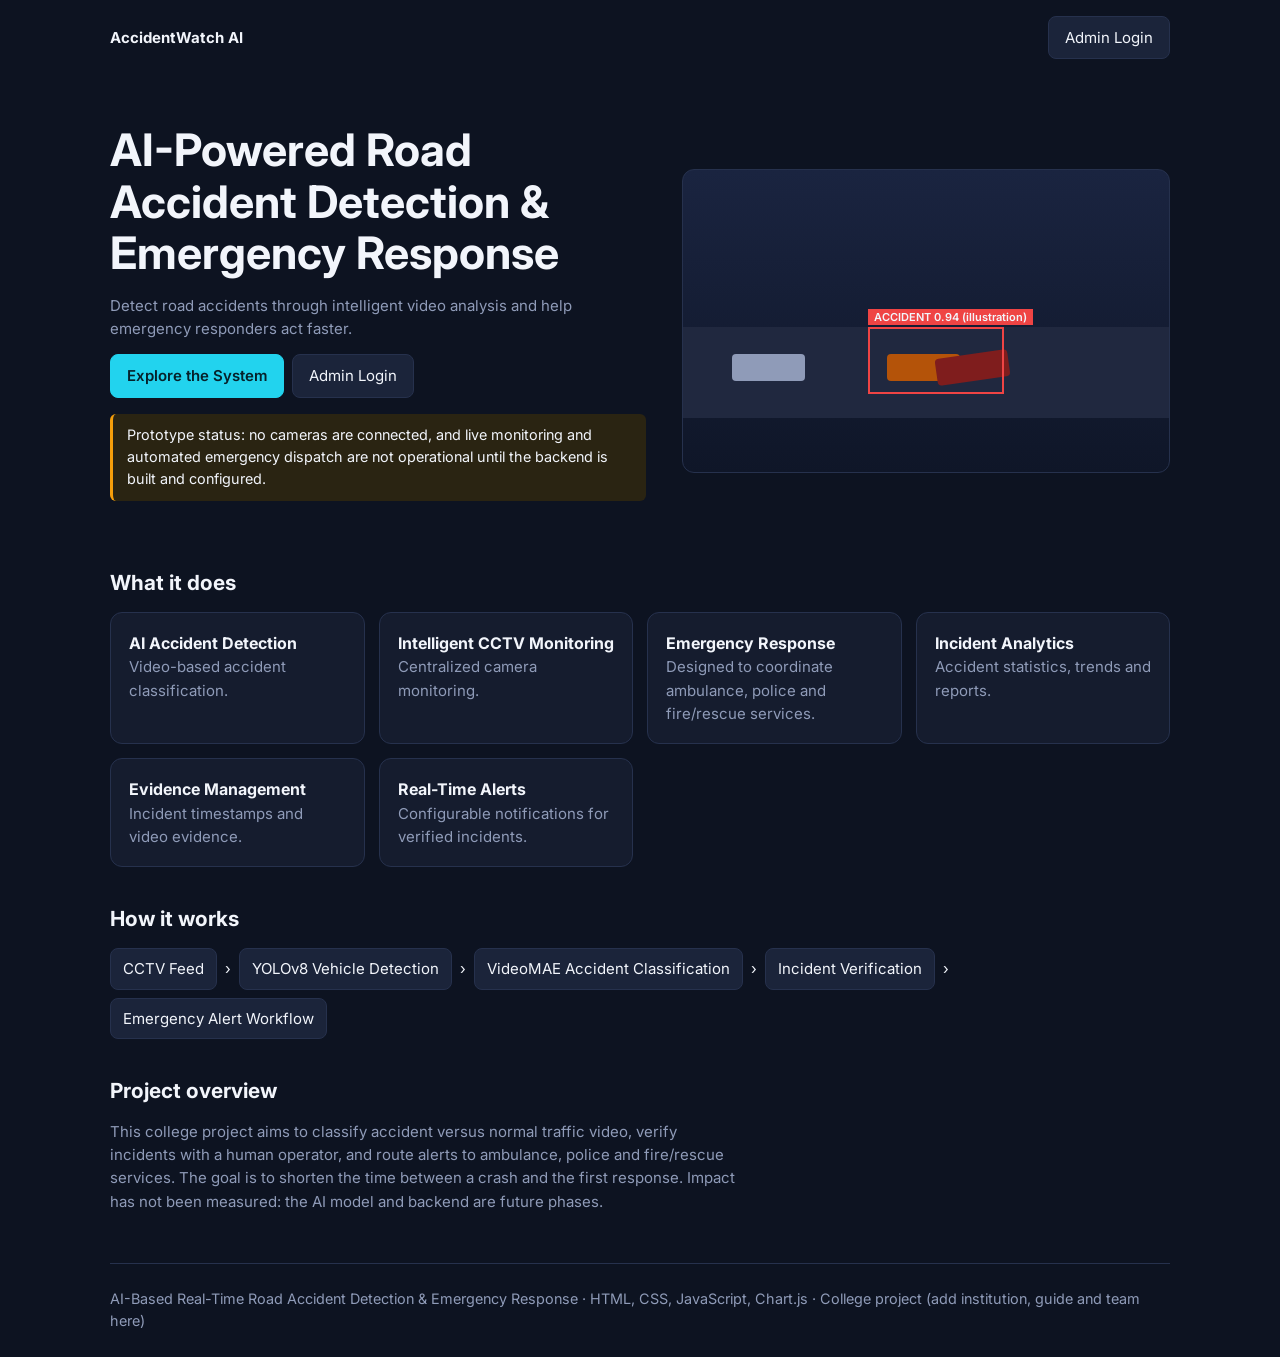
<file: index.html>
<!doctype html><html lang="en"><head><meta charset="utf-8"><meta name="viewport" content="width=device-width,initial-scale=1"><title>AI Road Accident Detection</title>
<link href="https://fonts.googleapis.com/css2?family=Inter:wght@400;600&display=swap" rel="stylesheet"><link rel="stylesheet" href="css/style.css"></head><body><div class="wrap">
<div class="nav"><strong>AccidentWatch AI</strong><a class="btn" href="admin-login.html">Admin Login</a></div>
<section class="hero"><div><h1>AI-Powered Road Accident Detection &amp; Emergency Response</h1><p class="mut" style="margin:14px 0">Detect road accidents through intelligent video analysis and help emergency responders act faster.</p>
<div class="row"><a class="btn pri" href="#features">Explore the System</a><a class="btn" href="admin-login.html">Admin Login</a></div>
<div class="notice">Prototype status: no cameras are connected, and live monitoring and automated emergency dispatch are not operational until the backend is built and configured.</div></div>
<div class="cam" role="img" aria-label="Illustration of a traffic camera view with an accident detection box"><div class="road"></div><div class="car" style="left:10%"></div><div class="car" style="left:42%;background:#b45309"></div><div class="car" style="left:52%;background:#7f1d1d;transform:rotate(-8deg)"></div><div class="box"><i>ACCIDENT 0.94 (illustration)</i></div></div></section>
<section id="features"><h2>What it does</h2><div class="grid" id="feat"></div></section>
<section style="margin-top:36px"><h2>How it works</h2><div class="steps"><span>CCTV Feed</span>›<span>YOLOv8 Vehicle Detection</span>›<span>VideoMAE Accident Classification</span>›<span>Incident Verification</span>›<span>Emergency Alert Workflow</span></div></section>
<section style="margin-top:36px"><h2>Project overview</h2><p class="mut" style="max-width:70ch">This college project aims to classify accident versus normal traffic video, verify incidents with a human operator, and route alerts to ambulance, police and fire/rescue services. The goal is to shorten the time between a crash and the first response. Impact has not been measured: the AI model and backend are future phases.</p></section>
<footer>AI-Based Real-Time Road Accident Detection &amp; Emergency Response · HTML, CSS, JavaScript, Chart.js · College project (add institution, guide and team here)</footer></div>
<script>const F=[["AI Accident Detection","Video-based accident classification."],["Intelligent CCTV Monitoring","Centralized camera monitoring."],["Emergency Response","Designed to coordinate ambulance, police and fire/rescue services."],["Incident Analytics","Accident statistics, trends and reports."],["Evidence Management","Incident timestamps and video evidence."],["Real-Time Alerts","Configurable notifications for verified incidents."]];
feat.innerHTML=F.map(f=>`<div class="card"><h3>${f[0]}</h3><p class="mut">${f[1]}</p></div>`).join("")</script></body></html>
</file>
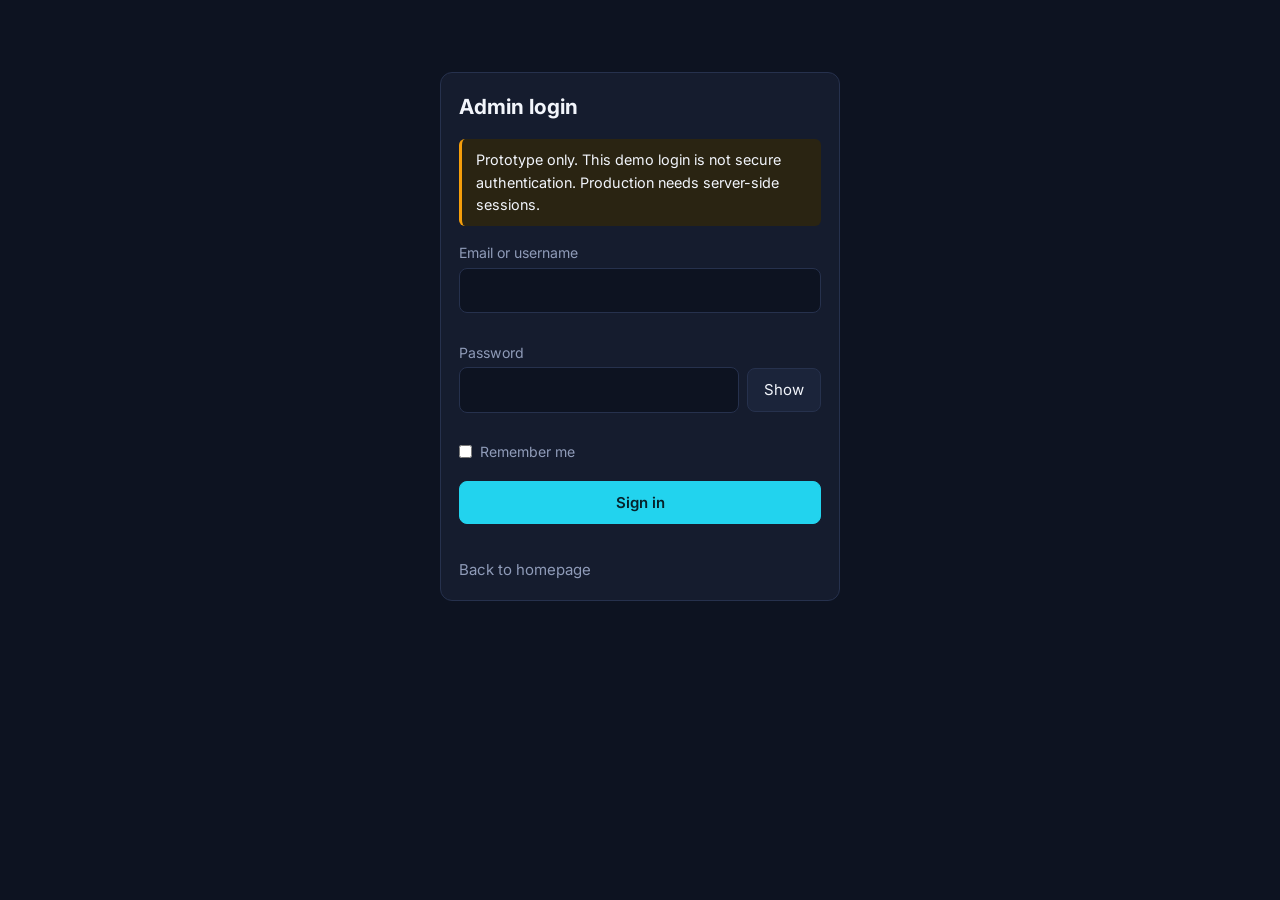
<file: admin-login.html>
<!doctype html><html lang="en"><head><meta charset="utf-8"><meta name="viewport" content="width=device-width,initial-scale=1"><title>Admin Login</title>
<link href="https://fonts.googleapis.com/css2?family=Inter:wght@400;600&display=swap" rel="stylesheet"><link rel="stylesheet" href="css/style.css"></head><body>
<div class="login card"><h2>Admin login</h2><div class="notice">Prototype only. This demo login is not secure authentication. Production needs server-side sessions.</div>
<label for="u">Email or username</label><input id="u" autocomplete="username"><div class="err" id="eu"></div>
<label for="p">Password</label><div class="row" style="flex-wrap:nowrap"><input id="p" type="password" autocomplete="current-password"><button class="btn" id="sh" type="button">Show</button></div><div class="err" id="ep"></div>
<label style="display:flex;gap:8px;align-items:center"><input type="checkbox" style="width:auto" id="rm"> Remember me</label>
<button class="btn pri" id="go" style="width:100%;margin-top:14px">Sign in</button><div class="err" id="eg" style="margin-top:8px"></div><p class="mut" style="margin-top:10px"><a href="index.html">Back to homepage</a></p></div>
<script src="js/auth.js"></script></body></html>
</file>
<file: css/style.css>
:root{--bg:#0d1321;--panel:#151c2e;--panel2:#1b243a;--line:#26314d;--tx:#f2f5fb;--mut:#8f9bb8;--red:#ef4444;--amb:#f59e0b;--grn:#22c55e;--cy:#22d3ee}
*{box-sizing:border-box;margin:0}body{font:15px/1.55 Inter,system-ui,sans-serif;background:var(--bg);color:var(--tx)}
a{color:inherit;text-decoration:none}h1{font-size:clamp(1.9rem,4vw,2.8rem);line-height:1.15}h2{font-size:1.3rem;margin-bottom:.8rem}h3{font-size:1rem}
.mut{color:var(--mut)}.wrap{max-width:1100px;margin:auto;padding:0 20px}
.btn{display:inline-block;border:1px solid var(--line);background:var(--panel2);color:var(--tx);padding:9px 16px;border-radius:8px;cursor:pointer;font:inherit}
.btn.pri{background:var(--cy);color:#06222b;border-color:var(--cy);font-weight:600}.btn.red{background:var(--red);border-color:var(--red)}.btn:focus-visible,input:focus-visible,select:focus-visible{outline:2px solid var(--cy);outline-offset:2px}
.card{background:var(--panel);border:1px solid var(--line);border-radius:12px;padding:18px}
.grid{display:grid;gap:14px;grid-template-columns:repeat(auto-fit,minmax(230px,1fr))}
.nav{display:flex;justify-content:space-between;align-items:center;padding:16px 0}
.hero{display:grid;grid-template-columns:1.1fr 1fr;gap:36px;align-items:center;padding:50px 0}
.notice{border-left:3px solid var(--amb);background:#2a2412;padding:10px 14px;border-radius:6px;margin:16px 0;font-size:.9rem}
.cam{position:relative;aspect-ratio:16/10;background:linear-gradient(#1a2440,#0f1628);border:1px solid var(--line);border-radius:12px;overflow:hidden}
.cam .road{position:absolute;left:0;right:0;bottom:18%;height:30%;background:#20283f}.car{position:absolute;width:15%;height:9%;border-radius:4px;background:var(--mut);bottom:30%}
.box{position:absolute;left:38%;bottom:26%;width:28%;height:22%;border:2px solid var(--red);animation:pulse 1.6s infinite}.box i{position:absolute;top:-20px;left:-2px;background:var(--red);font:600 11px Inter;padding:1px 6px;font-style:normal;white-space:nowrap}
@keyframes pulse{50%{opacity:.45}}@media(prefers-reduced-motion:reduce){.box{animation:none}}
.steps{display:flex;flex-wrap:wrap;gap:8px;align-items:center}.steps span{background:var(--panel2);border:1px solid var(--line);padding:8px 12px;border-radius:8px}
.badge{padding:2px 9px;border-radius:99px;font-size:.78rem;border:1px solid;white-space:nowrap}.b-red{color:var(--red)}.b-amb{color:var(--amb)}.b-grn{color:var(--grn)}.b-cy{color:var(--cy)}.b-mut{color:var(--mut)}
label{display:block;margin:12px 0 4px;font-size:.88rem;color:var(--mut)}input,select,textarea{width:100%;background:var(--bg);color:var(--tx);border:1px solid var(--line);border-radius:8px;padding:10px;font:inherit}
.err{color:var(--red);font-size:.85rem;min-height:1.2em}footer{border-top:1px solid var(--line);margin-top:50px;padding:24px 0;color:var(--mut);font-size:.9rem}
.login{max-width:400px;margin:8vh auto}
.app{display:grid;grid-template-columns:230px 1fr;min-height:100vh}.app.min{grid-template-columns:64px 1fr}.app.min .lbl{display:none}
.side{background:var(--panel);border-right:1px solid var(--line);padding:14px 10px;position:sticky;top:0;height:100vh}
.side a{display:block;padding:10px;border-radius:8px;color:var(--mut);cursor:pointer}.side a.on,.side a:hover{background:var(--panel2);color:var(--tx)}
.top{display:flex;justify-content:space-between;align-items:center;padding:12px 22px;border-bottom:1px solid var(--line)}main{padding:22px}
table{width:100%;border-collapse:collapse;font-size:.9rem}th,td{text-align:left;padding:9px 8px;border-bottom:1px solid var(--line)}th{color:var(--mut);font-weight:500}.scroll{overflow-x:auto}
.toast{position:fixed;right:16px;bottom:16px;background:var(--panel2);border:1px solid var(--line);padding:12px 16px;border-radius:8px;z-index:9}
.modal{position:fixed;inset:0;background:#000a;display:grid;place-items:center;z-index:8;padding:16px}.modal .card{width:min(520px,100%);max-height:90vh;overflow:auto}
.empty{text-align:center;padding:34px;color:var(--mut)}.row{display:flex;gap:8px;flex-wrap:wrap;align-items:center}.bar{height:8px;background:var(--bg);border-radius:9px}.bar i{display:block;height:100%;background:var(--cy);border-radius:9px}
.hide{display:none!important}
@media(max-width:800px){.hero{grid-template-columns:1fr}.app,.app.min{grid-template-columns:1fr}.side{position:fixed;z-index:7;width:230px;transform:translateX(-100%)}.app.open .side{transform:none}.app.min .lbl{display:inline}}
</file>
